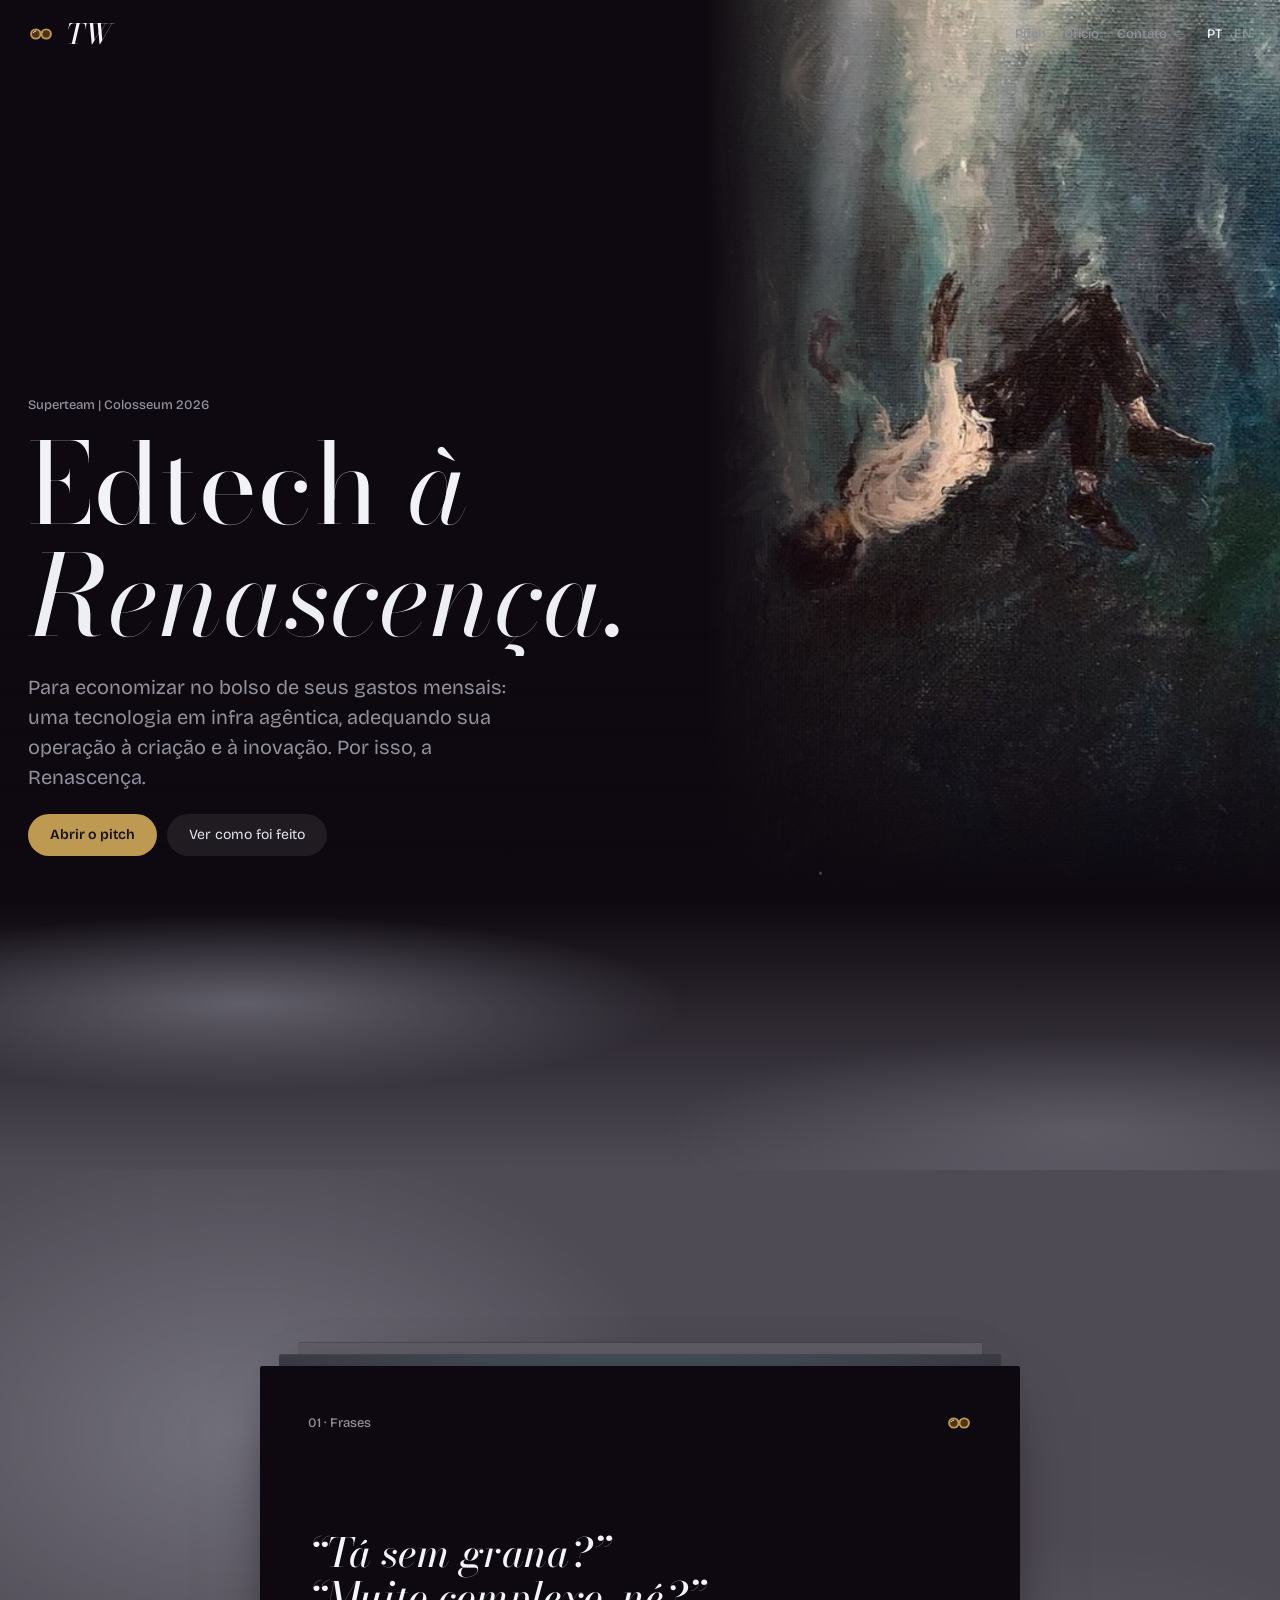
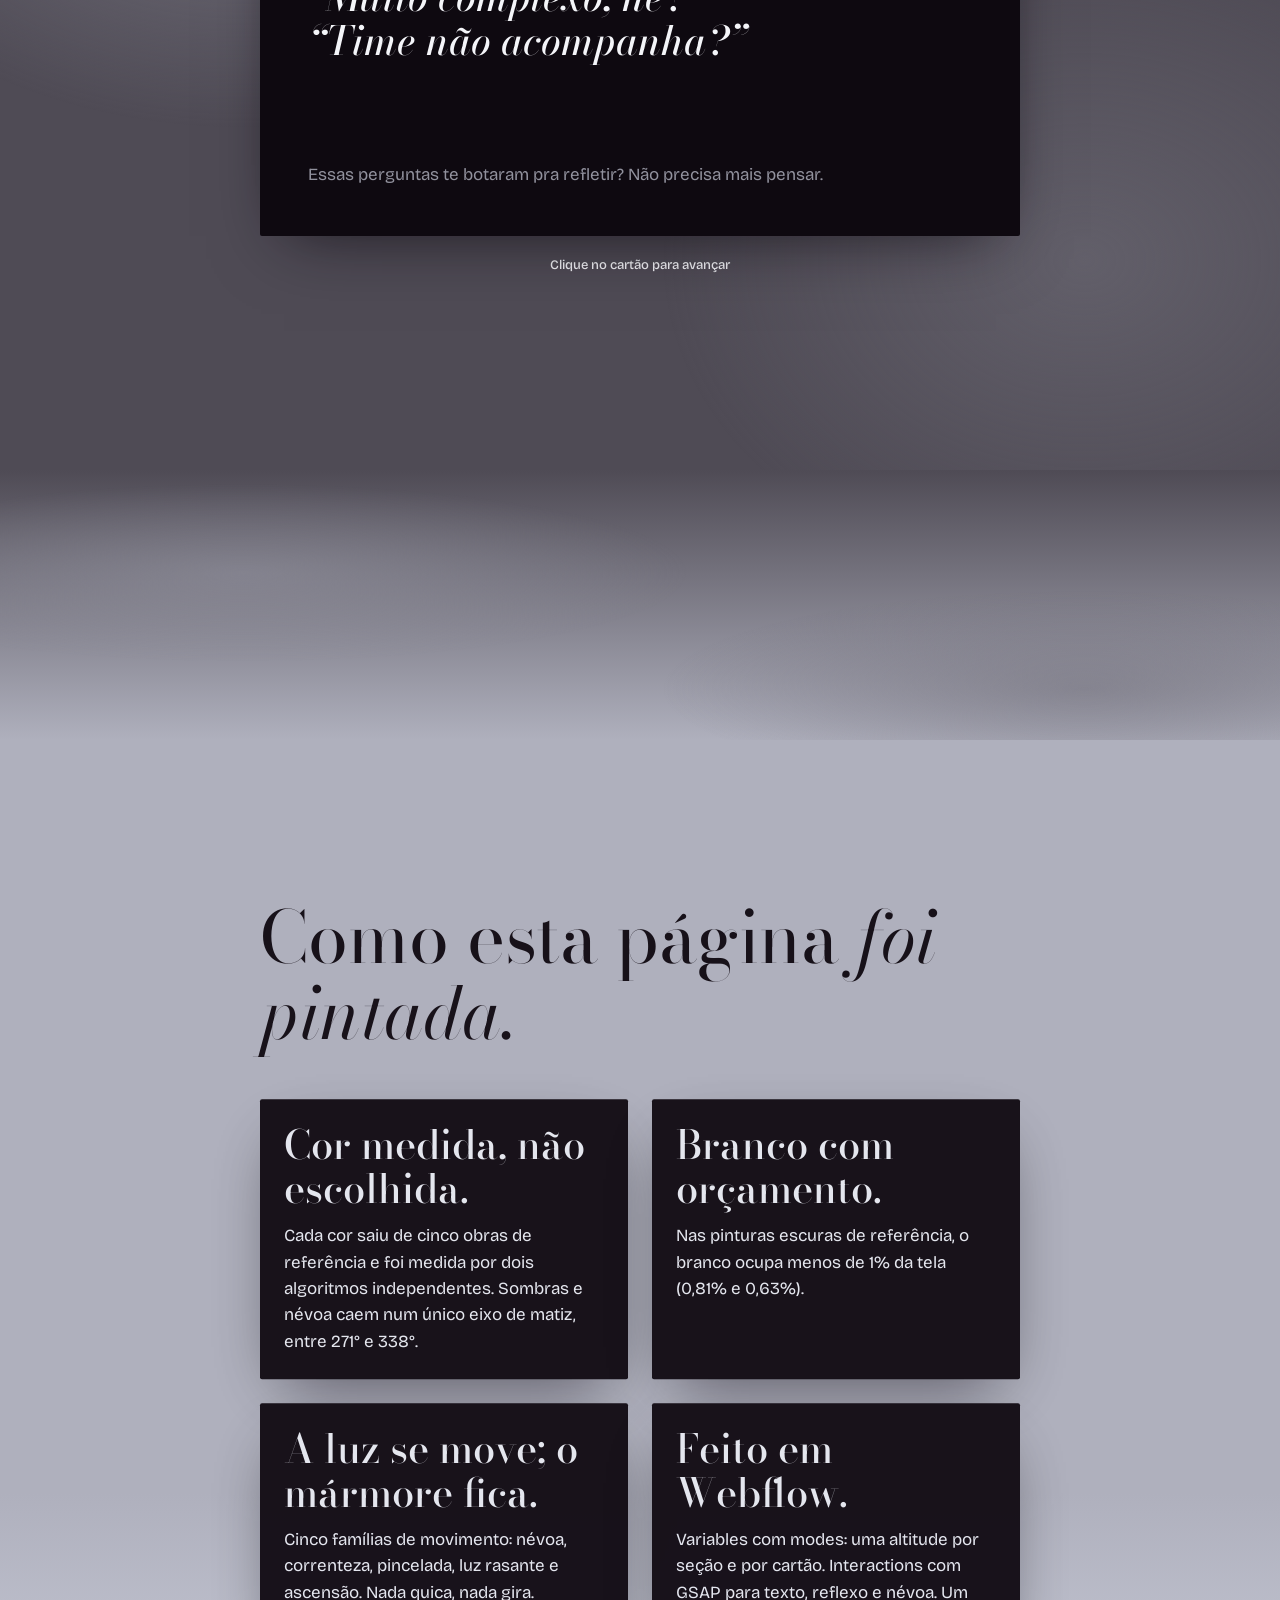
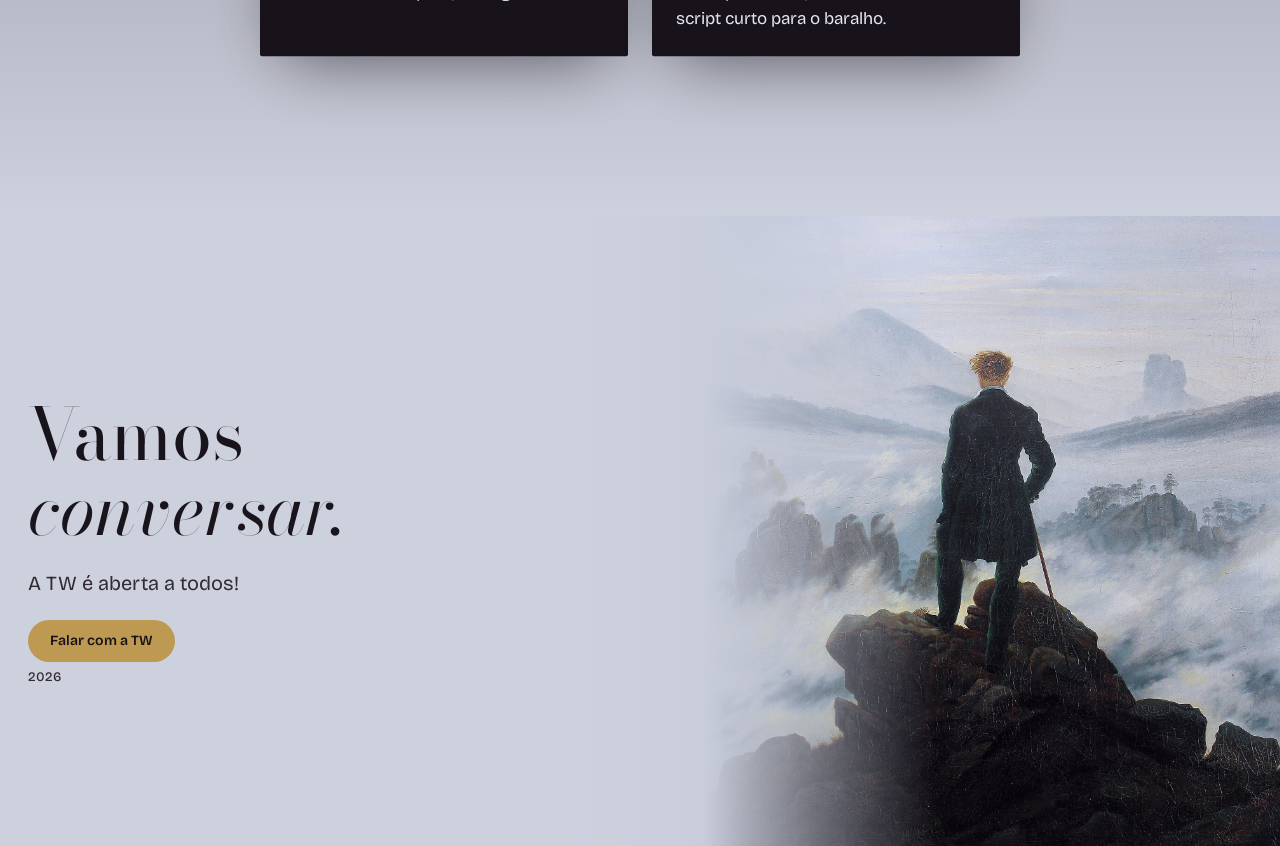
<file: site/index.html>
<!doctype html>
<html lang="pt-BR">
<head>
<meta charset="utf-8">
<meta name="viewport" content="width=device-width, initial-scale=1">
<title>TW · Edtech à Renascença</title>
<meta name="description" content="Para economizar no bolso de seus gastos mensais: uma tecnologia em infra agêntica, adequando sua operação à criação e à inovação.">
<link rel="canonical" href="https://two2bac-git.github.io/Pitch_deck/">
<link rel="alternate" hreflang="pt-BR" href="https://two2bac-git.github.io/Pitch_deck/">
<link rel="alternate" hreflang="en" href="https://two2bac-git.github.io/Pitch_deck/en/">
<link rel="alternate" hreflang="x-default" href="https://two2bac-git.github.io/Pitch_deck/">
<meta property="og:title" content="TW · Edtech à Renascença">
<meta property="og:description" content="Para economizar no bolso de seus gastos mensais: uma tecnologia em infra agêntica, adequando sua operação à criação e à inovação.">
<meta property="og:type" content="website">
<meta property="og:locale" content="pt_BR">
<link rel="icon" href="assets/img/tw-oculos-aro-ouro.svg" type="image/svg+xml">
<link rel="preconnect" href="https://fonts.googleapis.com">
<link rel="preconnect" href="https://fonts.gstatic.com" crossorigin>
<link rel="stylesheet" href="https://fonts.googleapis.com/css2?family=Bodoni+Moda:ital,wght@0,400;0,500;1,400;1,500&family=Bricolage+Grotesque:wght@400;500;600&display=swap">
<link rel="stylesheet" href="assets/css/tw.css">
<script>
  // Marca que o JS está ativo; se algo falhar, o título aparece mesmo assim.
  document.documentElement.classList.add('js');
  setTimeout(function () { document.documentElement.classList.add('pronto'); }, 2500);
</script>
</head>
<body>

<section class="zona is-abismo" aria-label="Abertura">
  <img class="pintura" src="assets/img/a-queda.jpg" alt="A Queda: figura de camisa clara caindo na água teal, com luz vinda de cima" width="736" height="917" fetchpriority="high">
  <div class="raio is-r1" aria-hidden="true"></div>
  <div class="raio is-r2" aria-hidden="true"></div>
  <div class="raio is-r3" aria-hidden="true"></div>
  <div class="veu-base" aria-hidden="true"></div>
  <div class="bolhas" aria-hidden="true"><span class="bolha is-b1"></span><span class="bolha is-b2"></span><span class="bolha is-b3"></span><span class="bolha is-b4"></span><span class="bolha is-b5"></span></div>

  <nav class="nav" aria-label="Navegação">
    <div class="assinatura"><img class="sinal" src="assets/img/tw-oculos-aro-ouro.svg" alt="" width="32" height="20"><span class="logo">TW</span></div>
    <div>
      <a class="nav-link" href="#pitch">Pitch</a><a class="nav-link" href="#oficio">Ofício</a><a class="nav-link" href="#contato">Contato</a><a class="nav-link is-idioma" href="./" hreflang="pt-BR" lang="pt-BR" aria-label="Português" aria-current="page">PT</a><a class="nav-link is-idioma" href="en/" hreflang="en" lang="en" aria-label="English">EN</a>
    </div>
  </nav>

  <div class="hero-copy">
    <div class="kicker">Superteam | Colosseum 2026</div>
    <div class="titulo-hero">
      <p class="frase-fantasma" aria-hidden="true">“Tá sem grana?”</p>
      <h1 class="display-1 is-hero">Edtech <em>à Renascença.</em></h1>
      <div class="pincel-veu" aria-hidden="true"></div>
    </div>
    <p class="corpo-l suave">Para economizar no bolso de seus gastos mensais: uma tecnologia em infra agêntica, adequando sua operação à criação e à inovação. Por isso, a Renascença.</p>
    <div class="botoes">
      <a class="botao-luz" href="#pitch">Abrir o pitch<span class="reflexo" aria-hidden="true"></span></a>
      <a class="botao-nevoa" href="#oficio">Ver como foi feito</a>
    </div>
  </div>
</section>

<div class="faixa is-abismo-veu" aria-hidden="true"><div class="nevoa-mancha is-1"></div><div class="nevoa-mancha is-2"></div></div>

<section class="zona is-veu" id="pitch" aria-label="Pitch">
  <div class="nevoa-mancha is-1" aria-hidden="true"></div>
  <div class="nevoa-mancha is-2" aria-hidden="true"></div>

  <div class="baralho" data-baralho role="region" aria-roledescription="baralho" aria-label="Pitch da TW em 6 cartões" data-aviso="Cartão {n} de {total}">
    <article class="cartao is-abismo" aria-roledescription="cartão">
      <div class="topo"><div class="rotulo">01 · Frases</div><img class="sinal" src="assets/img/tw-oculos-aro-ouro.svg" alt="" width="32" height="20"></div>
      <h3 class="titulo-3"><em>“Tá sem grana?”</em><br><em>“Muito complexo, né?”</em><br><em>“Time não acompanha?”</em></h3>
      <p class="corpo suave">Essas perguntas te botaram pra refletir? Não precisa mais pensar.</p>
      <div class="nevoa-cartao" aria-hidden="true"></div>
    </article>
    <article class="cartao is-correnteza" aria-roledescription="cartão">
      <div class="topo is-correnteza"><div class="rotulo">02 · Problema</div><img class="sinal" src="assets/img/tw-oculos-aro-ouro.svg" alt="" width="32" height="20"></div>
      <h3 class="titulo-3">Quando a escala aumenta, <em>a confusão emana da operação.</em></h3>
      <p class="corpo suave">Então a TW é simples!</p>
      <div class="nevoa-cartao" aria-hidden="true"></div>
    </article>
    <article class="cartao is-marmore" aria-roledescription="cartão">
      <div class="topo"><div class="rotulo">03 · A TW</div><img class="sinal" src="assets/img/tw-oculos-aro-ouro.svg" alt="" width="32" height="20"></div>
      <h3 class="titulo-3 com-busto is-grupo"><span class="ouro">TW</span>: uma revolução <em>contemporânea.</em></h3>
      <p class="corpo suave com-busto">Educação, tecnologia e mais dinheiro no bolso, isso com uma única infraestrutura.</p>
      <img class="busto" src="assets/img/busto-tw-luz-baixa.webp" alt="Busto de mármore em luz baixa, com óculos dourados e louro" loading="lazy">
      <div class="nevoa-cartao" aria-hidden="true"></div>
    </article>
    <article class="cartao is-superficie" aria-roledescription="cartão">
      <div class="topo"><div class="rotulo">04 · Como funciona</div><img class="sinal" src="assets/img/tw-oculos-aro-ouro.svg" alt="" width="32" height="20"></div>
      <h3 class="titulo-3">Qualquer sistema, <em>qualquer indústria.</em></h3>
      <p class="corpo suave">Análise → Infra → Método = Avanço 🚀</p>
      <div class="nevoa-cartao" aria-hidden="true"></div>
    </article>
    <article class="cartao is-alto" aria-roledescription="cartão">
      <div class="topo"><div class="rotulo">05 · Mercado e modelo</div><img class="sinal" src="assets/img/tw-oculos-aro-frio.svg" alt="" width="32" height="20"></div>
      <h3 class="titulo-3">Potencial e <em>alcances elevados.</em></h3>
      <p class="corpo suave">SOM = US$ 30 milhões | Contrato e parcerias 🤝🏽</p>
      <div class="nevoa-cartao" aria-hidden="true"></div>
    </article>
    <article class="cartao is-cume" aria-roledescription="cartão">
      <div class="topo"><div class="rotulo">06 · O pedido</div><img class="sinal" src="assets/img/tw-oculos-aro-frio.svg" alt="" width="32" height="20"></div>
      <h3 class="titulo-3 com-busto">Potencial ilimitado <em>à vista!</em></h3>
      <img class="busto" src="assets/img/retrato-andrey-tw.webp" alt="Retrato de Andrey Bacelar, fundador da TW, em desenho a lápis" loading="lazy">
      <div class="fim">
        <p class="corpo suave">Para quem quer reconhecer esta ideia e tornar real a primeira infra numa empresa.</p>
        <a class="botao-luz" href="https://wa.me/5571991123987?text=Ol%C3%A1%2C%20Andrey%21%20Vi%20o%20pitch%20da%20TW%20e%20quero%20conversar." target="_blank" rel="noopener">Falar com a TW<span class="reflexo" aria-hidden="true"></span></a>
        <button class="botao-texto" type="button" data-recomecar>Recomeçar</button>
      </div>
      <div class="nevoa-cartao" aria-hidden="true"></div>
    </article>
  </div>
  <p class="dica">Clique no cartão para avançar<span class="sr-only" data-baralho-aviso aria-live="polite"></span></p>
</section>

<div class="faixa is-veu-nevoa" aria-hidden="true"><div class="nevoa-mancha is-1"></div><div class="nevoa-mancha is-2"></div></div>

<section class="zona is-nevoa" id="oficio">
  <div class="conteudo">
    <h2 class="display-2">Como esta página <em>foi pintada.</em></h2>
    <div class="oficio-grade">
      <div class="rocha is-bloco"><h3 class="titulo-3">Cor medida, não escolhida.</h3><p class="corpo">Cada cor saiu de cinco obras de referência e foi medida por dois algoritmos independentes. Sombras e névoa caem num único eixo de matiz, entre 271° e 338°.</p><span class="reflexo" aria-hidden="true"></span></div>
      <div class="rocha is-bloco"><h3 class="titulo-3">Branco com orçamento.</h3><p class="corpo">Nas pinturas escuras de referência, o branco ocupa menos de 1% da tela (0,81% e 0,63%).</p><span class="reflexo" aria-hidden="true"></span></div>
      <div class="rocha is-bloco"><h3 class="titulo-3">A luz se move; o mármore fica.</h3><p class="corpo">Cinco famílias de movimento: névoa, correnteza, pincelada, luz rasante e ascensão. Nada quica, nada gira.</p><span class="reflexo" aria-hidden="true"></span></div>
      <div class="rocha is-bloco"><h3 class="titulo-3">Feito em Webflow.</h3><p class="corpo">Variables com modes: uma altitude por seção e por cartão. Interactions com GSAP para texto, reflexo e névoa. Um script curto para o baralho.</p><span class="reflexo" aria-hidden="true"></span></div>
    </div>
  </div>
</section>

<section class="zona is-cume" id="contato">
  <img class="pintura is-cume" src="assets/img/friedrich-andarilho-1920.jpg" alt="Caspar David Friedrich, Andarilho sobre o mar de névoa (c. 1818): figura de costas no cume, olhando a névoa" loading="lazy">
  <div class="cume-copy">
    <div class="titulo-hero"><h2 class="display-2">Vamos <em>conversar.</em></h2></div>
    <p class="corpo-l suave">A TW é aberta a todos!</p>
    <div class="botoes"><a class="botao-luz" href="https://wa.me/5571991123987?text=Ol%C3%A1%2C%20Andrey%21%20Vi%20o%20pitch%20da%20TW%20e%20quero%20conversar." target="_blank" rel="noopener">Falar com a TW<span class="reflexo" aria-hidden="true"></span></a></div>
  </div>
  <footer class="kicker">2026</footer>
</section>

<script src="assets/vendor/gsap/gsap.min.js" defer></script>
<script src="assets/vendor/gsap/ScrollTrigger.min.js" defer></script>
<script src="assets/vendor/gsap/SplitText.min.js" defer></script>
<script src="assets/js/tw.js" defer></script>
</body>
</html>
</file>
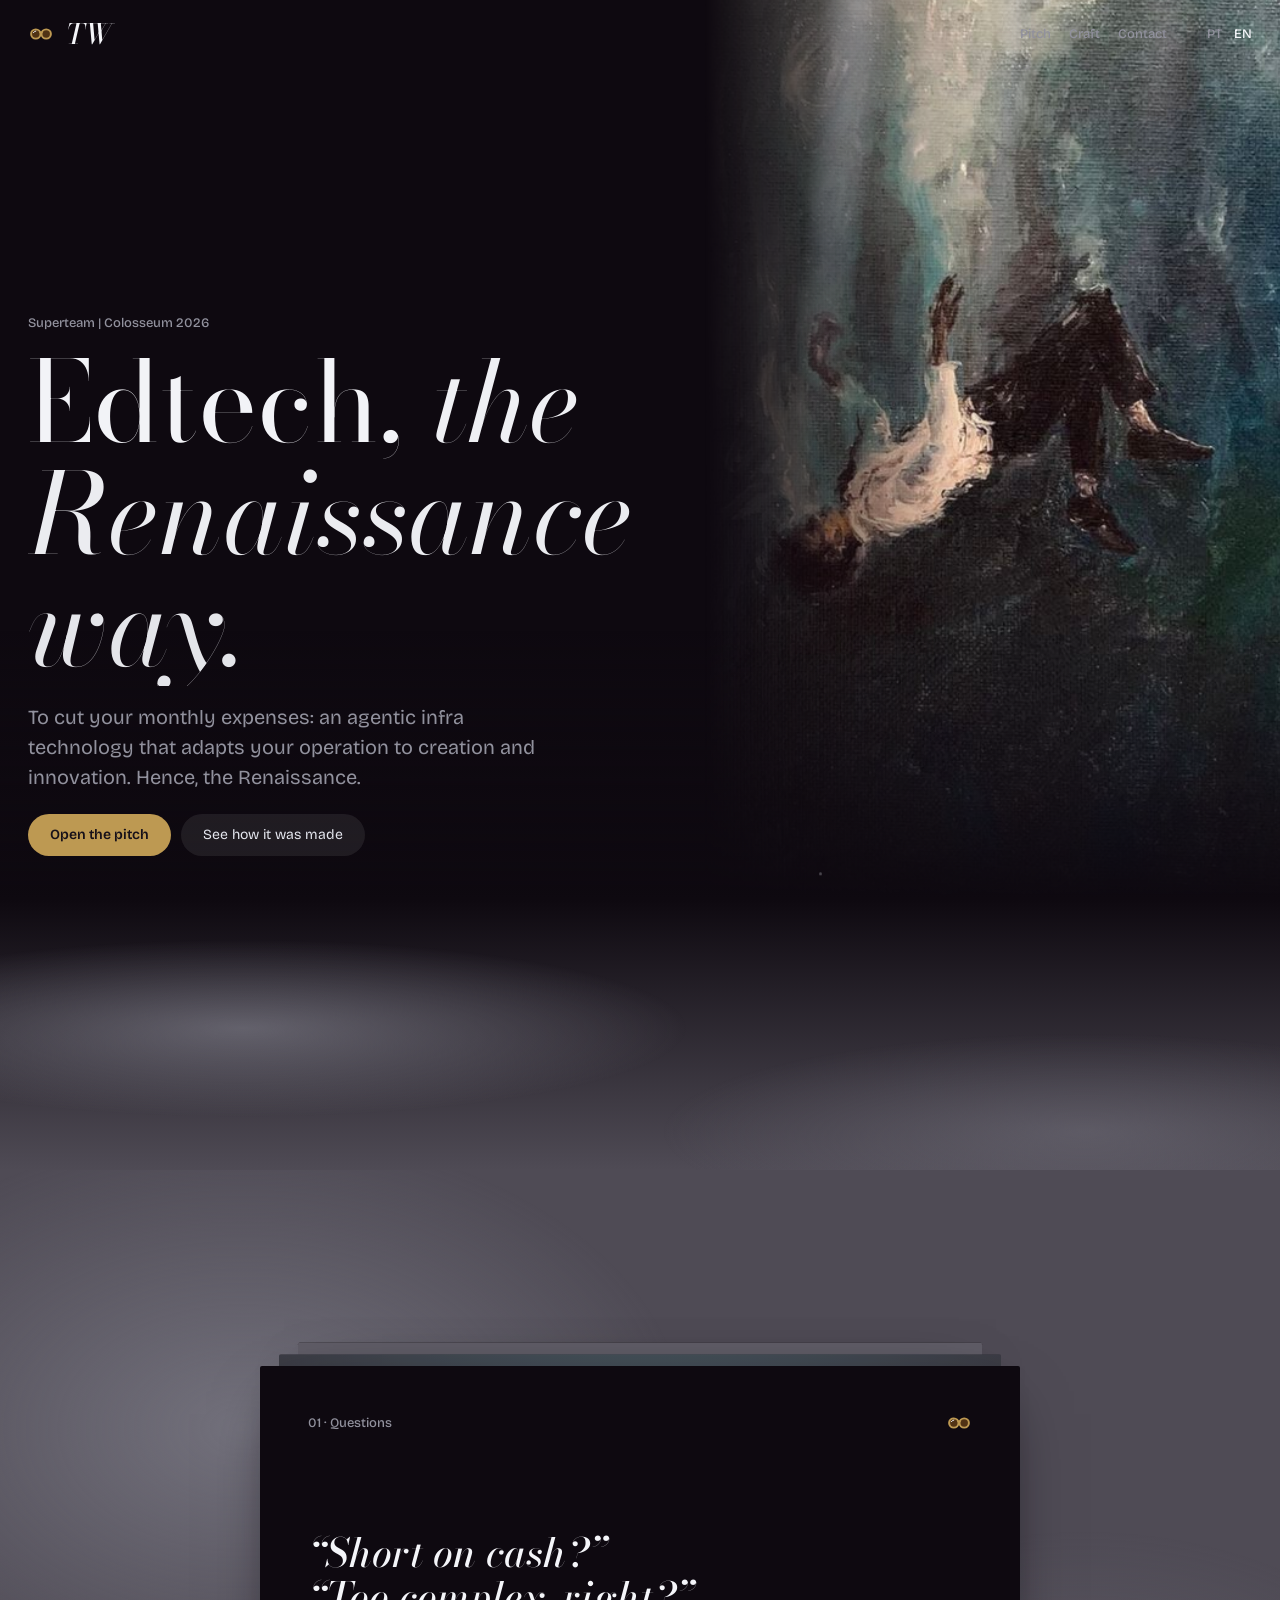
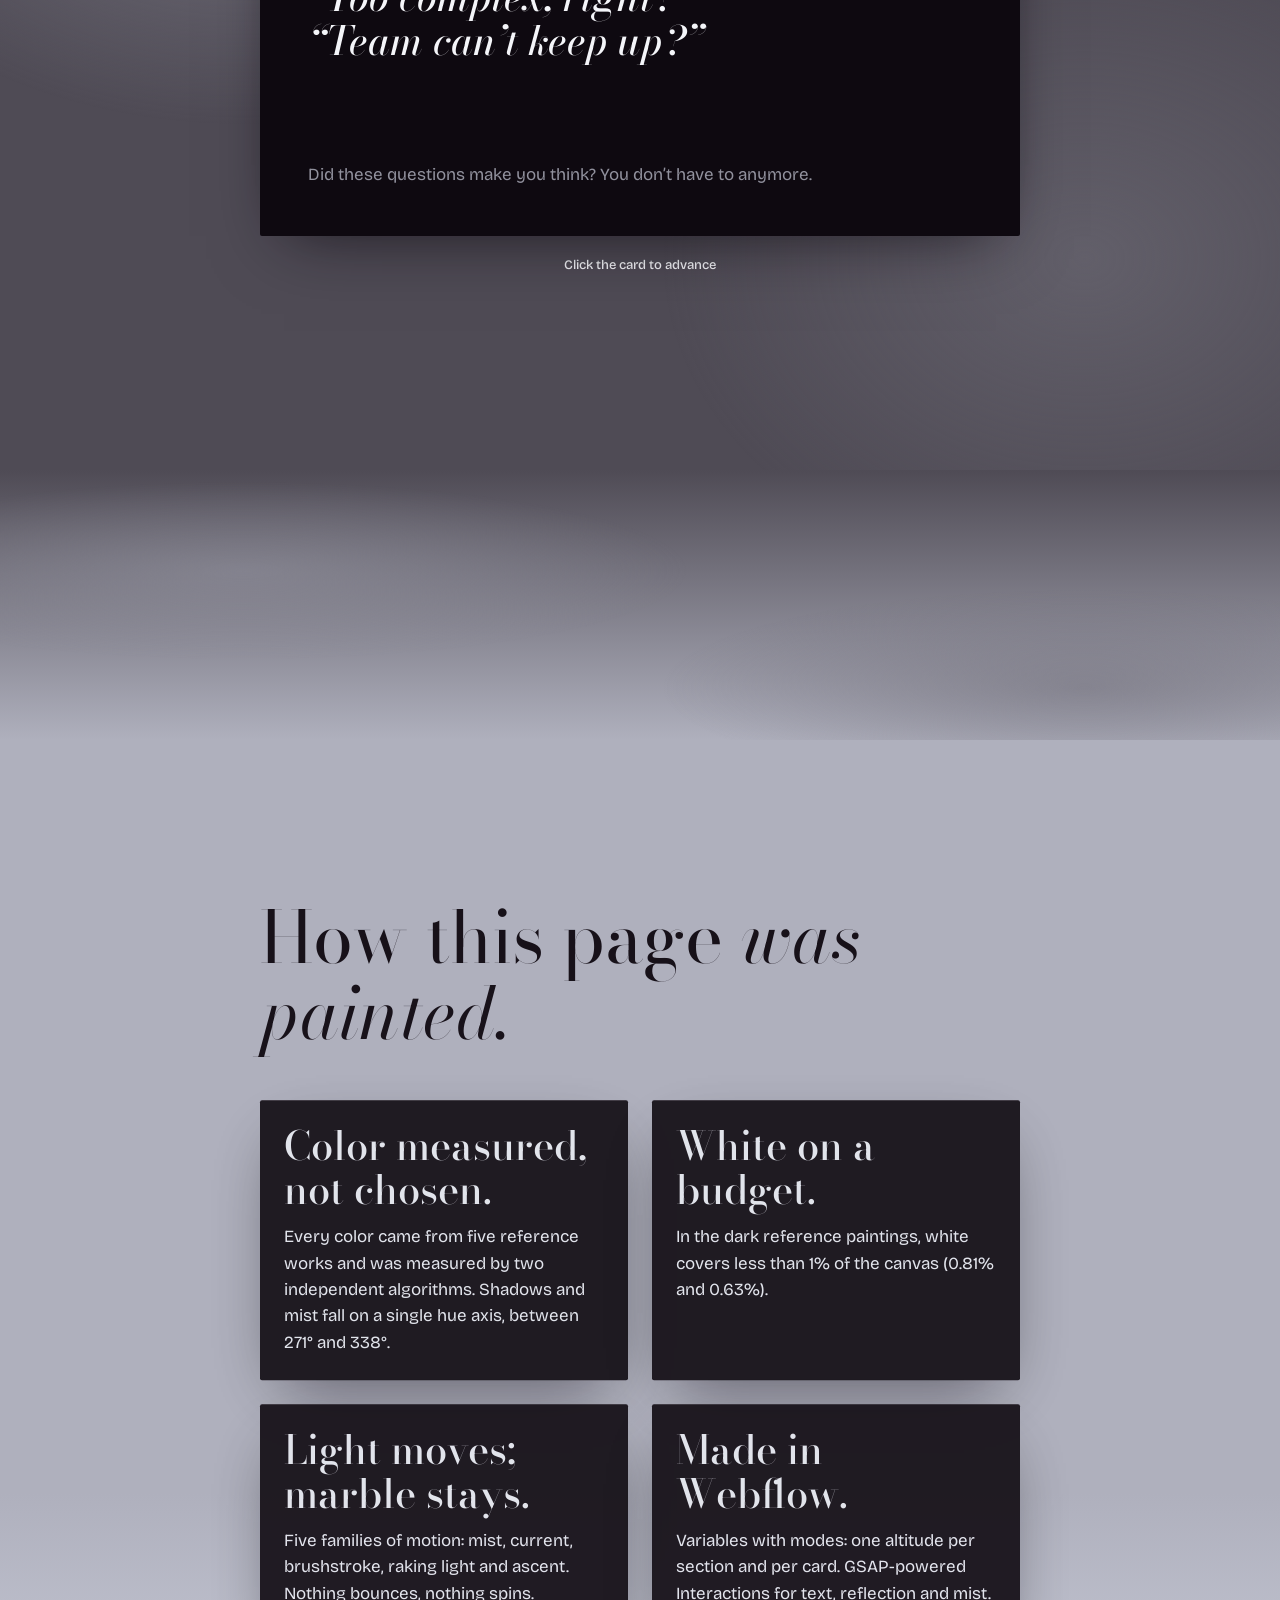
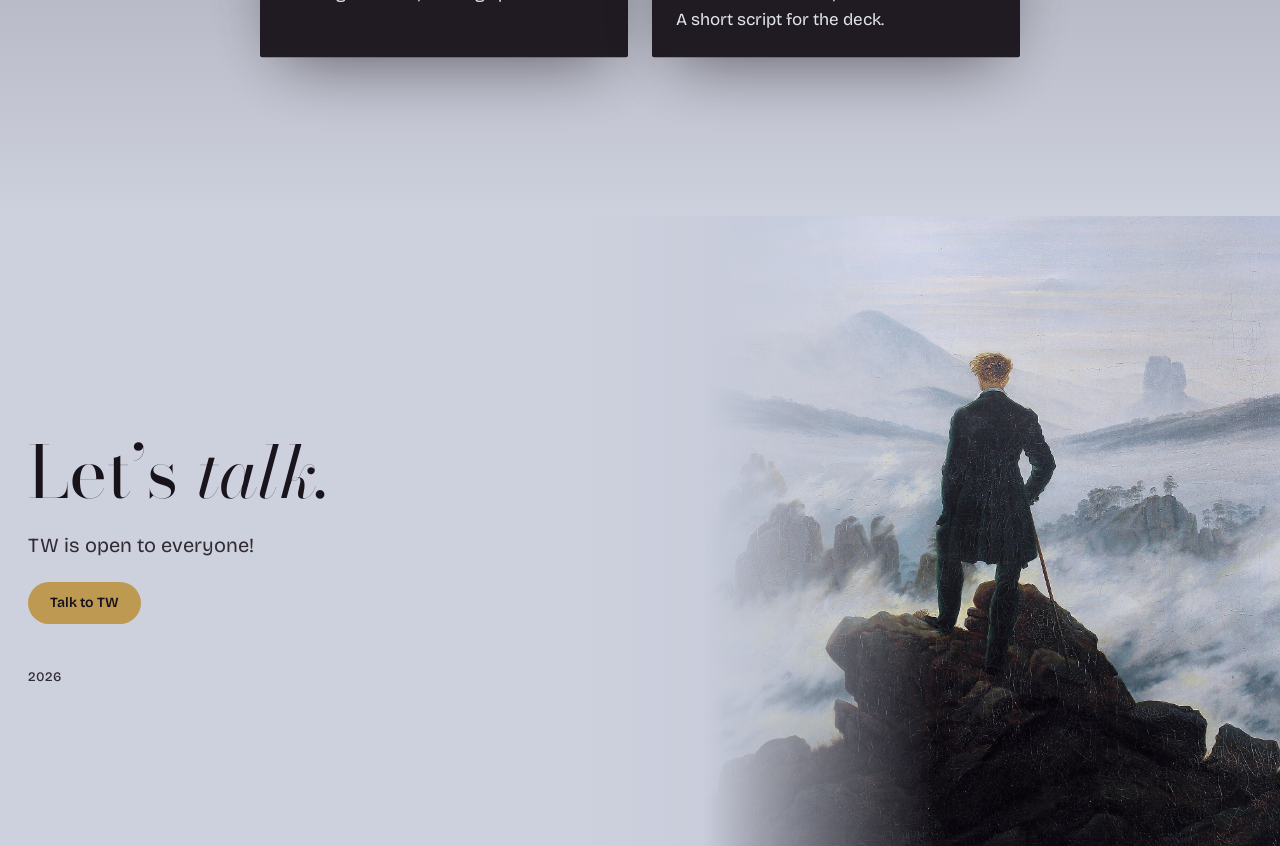
<file: site/en/index.html>
<!doctype html>
<html lang="en">
<head>
<meta charset="utf-8">
<meta name="viewport" content="width=device-width, initial-scale=1">
<title>TW · Edtech, the Renaissance way</title>
<meta name="description" content="To cut your monthly expenses: an agentic infra technology that adapts your operation to creation and innovation.">
<link rel="canonical" href="https://two2bac-git.github.io/Pitch_deck/en/">
<link rel="alternate" hreflang="pt-BR" href="https://two2bac-git.github.io/Pitch_deck/">
<link rel="alternate" hreflang="en" href="https://two2bac-git.github.io/Pitch_deck/en/">
<link rel="alternate" hreflang="x-default" href="https://two2bac-git.github.io/Pitch_deck/">
<meta property="og:title" content="TW · Edtech, the Renaissance way">
<meta property="og:description" content="To cut your monthly expenses: an agentic infra technology that adapts your operation to creation and innovation.">
<meta property="og:type" content="website">
<meta property="og:locale" content="en_US">
<link rel="icon" href="../assets/img/tw-oculos-aro-ouro.svg" type="image/svg+xml">
<link rel="preconnect" href="https://fonts.googleapis.com">
<link rel="preconnect" href="https://fonts.gstatic.com" crossorigin>
<link rel="stylesheet" href="https://fonts.googleapis.com/css2?family=Bodoni+Moda:ital,wght@0,400;0,500;1,400;1,500&family=Bricolage+Grotesque:wght@400;500;600&display=swap">
<link rel="stylesheet" href="../assets/css/tw.css">
<script>
  // Marca que o JS está ativo; se algo falhar, o título aparece mesmo assim.
  document.documentElement.classList.add('js');
  setTimeout(function () { document.documentElement.classList.add('pronto'); }, 2500);
</script>
</head>
<body>

<section class="zona is-abismo" aria-label="Opening">
  <img class="pintura" src="../assets/img/a-queda.jpg" alt="The Fall: a figure in a light shirt falling into teal water, lit from above" width="736" height="917" fetchpriority="high">
  <div class="raio is-r1" aria-hidden="true"></div>
  <div class="raio is-r2" aria-hidden="true"></div>
  <div class="raio is-r3" aria-hidden="true"></div>
  <div class="veu-base" aria-hidden="true"></div>
  <div class="bolhas" aria-hidden="true"><span class="bolha is-b1"></span><span class="bolha is-b2"></span><span class="bolha is-b3"></span><span class="bolha is-b4"></span><span class="bolha is-b5"></span></div>

  <nav class="nav" aria-label="Navigation">
    <div class="assinatura"><img class="sinal" src="../assets/img/tw-oculos-aro-ouro.svg" alt="" width="32" height="20"><span class="logo">TW</span></div>
    <div>
      <a class="nav-link" href="#pitch">Pitch</a><a class="nav-link" href="#oficio">Craft</a><a class="nav-link" href="#contato">Contact</a><a class="nav-link is-idioma" href="../" hreflang="pt-BR" lang="pt-BR" aria-label="Português">PT</a><a class="nav-link is-idioma" href="./" hreflang="en" lang="en" aria-label="English" aria-current="page">EN</a>
    </div>
  </nav>

  <div class="hero-copy">
    <div class="kicker">Superteam | Colosseum 2026</div>
    <div class="titulo-hero">
      <p class="frase-fantasma" aria-hidden="true">“Short on cash?”</p>
      <h1 class="display-1 is-hero">Edtech, <em>the Renaissance way.</em></h1>
      <div class="pincel-veu" aria-hidden="true"></div>
    </div>
    <p class="corpo-l suave">To cut your monthly expenses: an agentic infra technology that adapts your operation to creation and innovation. Hence, the Renaissance.</p>
    <div class="botoes">
      <a class="botao-luz" href="#pitch">Open the pitch<span class="reflexo" aria-hidden="true"></span></a>
      <a class="botao-nevoa" href="#oficio">See how it was made</a>
    </div>
  </div>
</section>

<div class="faixa is-abismo-veu" aria-hidden="true"><div class="nevoa-mancha is-1"></div><div class="nevoa-mancha is-2"></div></div>

<section class="zona is-veu" id="pitch" aria-label="Pitch">
  <div class="nevoa-mancha is-1" aria-hidden="true"></div>
  <div class="nevoa-mancha is-2" aria-hidden="true"></div>

  <div class="baralho" data-baralho role="region" aria-roledescription="deck" aria-label="TW pitch in 6 cards" data-aviso="Card {n} of {total}">
    <article class="cartao is-abismo" aria-roledescription="card">
      <div class="topo"><div class="rotulo">01 · Questions</div><img class="sinal" src="../assets/img/tw-oculos-aro-ouro.svg" alt="" width="32" height="20"></div>
      <h3 class="titulo-3"><em>“Short on cash?”</em><br><em>“Too complex, right?”</em><br><em>“Team can’t keep up?”</em></h3>
      <p class="corpo suave">Did these questions make you think? You don’t have to anymore.</p>
      <div class="nevoa-cartao" aria-hidden="true"></div>
    </article>
    <article class="cartao is-correnteza" aria-roledescription="card">
      <div class="topo is-correnteza"><div class="rotulo">02 · Problem</div><img class="sinal" src="../assets/img/tw-oculos-aro-ouro.svg" alt="" width="32" height="20"></div>
      <h3 class="titulo-3">When scale grows, <em>confusion seeps from the operation.</em></h3>
      <p class="corpo suave">So TW keeps it simple!</p>
      <div class="nevoa-cartao" aria-hidden="true"></div>
    </article>
    <article class="cartao is-marmore" aria-roledescription="card">
      <div class="topo"><div class="rotulo">03 · Meet TW</div><img class="sinal" src="../assets/img/tw-oculos-aro-ouro.svg" alt="" width="32" height="20"></div>
      <h3 class="titulo-3 com-busto is-grupo"><span class="ouro">TW</span>: a <em>contemporary revolution.</em></h3>
      <p class="corpo suave com-busto">Education, technology and more money in your pocket, all on a single infrastructure.</p>
      <img class="busto" src="../assets/img/busto-tw-luz-baixa.webp" alt="Marble bust in low light, with golden glasses and laurel" loading="lazy">
      <div class="nevoa-cartao" aria-hidden="true"></div>
    </article>
    <article class="cartao is-superficie" aria-roledescription="card">
      <div class="topo"><div class="rotulo">04 · How it works</div><img class="sinal" src="../assets/img/tw-oculos-aro-ouro.svg" alt="" width="32" height="20"></div>
      <h3 class="titulo-3">Any system, <em>any industry.</em></h3>
      <p class="corpo suave">Analysis → Infra → Method = Progress 🚀</p>
      <div class="nevoa-cartao" aria-hidden="true"></div>
    </article>
    <article class="cartao is-alto" aria-roledescription="card">
      <div class="topo"><div class="rotulo">05 · Market and model</div><img class="sinal" src="../assets/img/tw-oculos-aro-frio.svg" alt="" width="32" height="20"></div>
      <h3 class="titulo-3">High potential, <em>wide reach.</em></h3>
      <p class="corpo suave">SOM = US$30 million | Contracts and partnerships 🤝🏽</p>
      <div class="nevoa-cartao" aria-hidden="true"></div>
    </article>
    <article class="cartao is-cume" aria-roledescription="card">
      <div class="topo"><div class="rotulo">06 · The ask</div><img class="sinal" src="../assets/img/tw-oculos-aro-frio.svg" alt="" width="32" height="20"></div>
      <h3 class="titulo-3 com-busto">Unlimited potential <em>in sight!</em></h3>
      <img class="busto" src="../assets/img/retrato-andrey-tw.webp" alt="Pencil portrait of Andrey Bacelar, founder of TW" loading="lazy">
      <div class="fim">
        <p class="corpo suave">For those who want to recognize this idea and make the first infra real inside a company.</p>
        <a class="botao-luz" href="https://wa.me/5571991123987?text=Hi%20Andrey%21%20I%20saw%20the%20TW%20pitch%20and%20would%20like%20to%20talk." target="_blank" rel="noopener">Talk to TW<span class="reflexo" aria-hidden="true"></span></a>
        <button class="botao-texto" type="button" data-recomecar>Start over</button>
      </div>
      <div class="nevoa-cartao" aria-hidden="true"></div>
    </article>
  </div>
  <p class="dica">Click the card to advance<span class="sr-only" data-baralho-aviso aria-live="polite"></span></p>
</section>

<div class="faixa is-veu-nevoa" aria-hidden="true"><div class="nevoa-mancha is-1"></div><div class="nevoa-mancha is-2"></div></div>

<section class="zona is-nevoa" id="oficio">
  <div class="conteudo">
    <h2 class="display-2">How this page <em>was painted.</em></h2>
    <div class="oficio-grade">
      <div class="rocha is-bloco"><h3 class="titulo-3">Color measured, not chosen.</h3><p class="corpo">Every color came from five reference works and was measured by two independent algorithms. Shadows and mist fall on a single hue axis, between 271° and 338°.</p><span class="reflexo" aria-hidden="true"></span></div>
      <div class="rocha is-bloco"><h3 class="titulo-3">White on a budget.</h3><p class="corpo">In the dark reference paintings, white covers less than 1% of the canvas (0.81% and 0.63%).</p><span class="reflexo" aria-hidden="true"></span></div>
      <div class="rocha is-bloco"><h3 class="titulo-3">Light moves; marble stays.</h3><p class="corpo">Five families of motion: mist, current, brushstroke, raking light and ascent. Nothing bounces, nothing spins.</p><span class="reflexo" aria-hidden="true"></span></div>
      <div class="rocha is-bloco"><h3 class="titulo-3">Made in Webflow.</h3><p class="corpo">Variables with modes: one altitude per section and per card. GSAP-powered Interactions for text, reflection and mist. A short script for the deck.</p><span class="reflexo" aria-hidden="true"></span></div>
    </div>
  </div>
</section>

<section class="zona is-cume" id="contato">
  <img class="pintura is-cume" src="../assets/img/friedrich-andarilho-1920.jpg" alt="Caspar David Friedrich, Wanderer above the Sea of Fog (c. 1818): a figure seen from behind on the summit, looking out at the mist" loading="lazy">
  <div class="cume-copy">
    <div class="titulo-hero"><h2 class="display-2">Let’s <em>talk.</em></h2></div>
    <p class="corpo-l suave">TW is open to everyone!</p>
    <div class="botoes"><a class="botao-luz" href="https://wa.me/5571991123987?text=Hi%20Andrey%21%20I%20saw%20the%20TW%20pitch%20and%20would%20like%20to%20talk." target="_blank" rel="noopener">Talk to TW<span class="reflexo" aria-hidden="true"></span></a></div>
  </div>
  <footer class="kicker">2026</footer>
</section>

<script src="../assets/vendor/gsap/gsap.min.js" defer></script>
<script src="../assets/vendor/gsap/ScrollTrigger.min.js" defer></script>
<script src="../assets/vendor/gsap/SplitText.min.js" defer></script>
<script src="../assets/js/tw.js" defer></script>
</body>
</html>
</file>
<file: site/assets/css/tw.css>
/* TW · página de pitch. Transcrito dos estilos do Webflow (webflow/estilos.json) e do plano §7 (baralho). */

/* ---------- Tokens ---------- */
:root {
  /* Primitivos */
  --frio-950: #0e0910;
  --frio-900: #171119;
  --frio-800: #211a22;
  --frio-700: #312b34;
  --frio-600: #4f4b55;
  --frio-500: #72707b;
  --frio-400: #91919d;
  --frio-300: #afb0bd;
  --frio-200: #cdd0dd;
  --frio-100: #e5e7ef;
  --frio-50: #f4f5f9;
  --ouro-600: #be781d;
  --ouro-500: #bd9952;
  --linho: #cdbda6;
  --marmore: #dcd8cf;
  --teal-abismo: #2f4f58;
  --serif: 'Bodoni Moda', 'Didot', 'Bodoni 72', Georgia, serif;
  --sans: 'Bricolage Grotesque', system-ui, sans-serif;

  /* Semântico (mode base = Abismo) */
  --fundo: var(--frio-950);
  --texto: var(--frio-50);
  --texto-suave: var(--frio-400);
  --prova: var(--ouro-500);

  /* Medidas (Desktop) */
  --display-1: 112px;
  --display-2: 72px;
  --titulo-3: 40px;
  --numero: 120px;
  --corpo-l: 20px;
  --corpo: 17px;
  --espaco-secao: 160px;
  --cartao-pad: 48px;

  /* Movimento */
  --ease-nevoa: cubic-bezier(.16, 1, .3, 1);
  --ease-pincel: cubic-bezier(.7, 0, .2, 1);
}

/* Medidas: modes Tablet e Mobile */
@media (max-width: 991px) {
  :root { --display-1: 72px; --display-2: 52px; --titulo-3: 32px; --numero: 88px; --corpo-l: 19px; --corpo: 16px; --espaco-secao: 112px; --cartao-pad: 36px; }
}
@media (max-width: 767px) {
  :root { --display-1: 44px; --display-2: 36px; --titulo-3: 26px; --numero: 56px; --corpo-l: 18px; --corpo: 16px; --espaco-secao: 72px; --cartao-pad: 24px; }
}

/* Modes de altitude (coleção Semântico) */
.is-abismo     { --fundo: var(--frio-950); --texto: var(--frio-50);  --texto-suave: var(--frio-400); --prova: var(--ouro-500); }
.is-correnteza { --fundo: var(--frio-900); --texto: var(--frio-100); --texto-suave: var(--frio-400); --prova: var(--ouro-500); }
.is-marmore    { --fundo: var(--frio-800); --texto: var(--frio-100); --texto-suave: var(--frio-400); --prova: var(--ouro-500); }
.is-superficie { --fundo: var(--frio-700); --texto: var(--frio-100); --texto-suave: var(--frio-300); --prova: var(--ouro-500); }
.is-veu        { --fundo: var(--frio-600); --texto: var(--frio-50);  --texto-suave: var(--frio-100); --prova: var(--frio-50); }
.is-nevoa      { --fundo: var(--frio-300); --texto: var(--frio-900); --texto-suave: var(--frio-700); --prova: var(--frio-900); }
.is-alto       { --fundo: var(--frio-200); --texto: var(--frio-900); --texto-suave: var(--frio-700); --prova: var(--frio-900); }
.is-cume       { --fundo: var(--frio-50);  --texto: var(--frio-900); --texto-suave: var(--frio-700); --prova: var(--frio-900); }

/* ---------- Base ---------- */
*, *::before, *::after { box-sizing: border-box; }
html { -webkit-text-size-adjust: 100%; }
body { margin: 0; min-height: 100%; background-color: var(--frio-950); font-family: var(--sans); color: #333; font-size: 14px; line-height: 20px; }
h1, h2, h3, p { margin: 0; }
img { max-width: 100%; vertical-align: middle; display: inline-block; border: 0; }
a { background-color: transparent; color: inherit; }
button { font: inherit; }
.sr-only { position: absolute; width: 1px; height: 1px; padding: 0; margin: -1px; overflow: hidden; clip: rect(0 0 0 0); white-space: nowrap; border: 0; }
:focus-visible { outline: 2px solid var(--ouro-500); outline-offset: 3px; }

/* ---------- Zonas e faixas ---------- */
.zona { position: relative; padding-top: var(--espaco-secao); padding-bottom: var(--espaco-secao); background-color: var(--fundo); color: var(--texto); }
.zona.is-abismo { display: flex; flex-direction: column; overflow: hidden; min-height: 100vh; padding: 20px 28px 44px; }
.zona.is-veu { display: flex; flex-direction: column; justify-content: center; align-items: center; row-gap: 20px; overflow: hidden; min-height: 100vh; padding-left: 16px; padding-right: 16px; }
.zona.is-nevoa { padding-left: 28px; padding-right: 28px; background-image: linear-gradient(180deg, #afb0bd 0%, #afb0bd 70%, #cdd0dd 100%); }
.zona.is-cume { display: flex; flex-direction: column; overflow: hidden; min-height: 70vh; padding-left: 28px; padding-right: 28px; background-image: linear-gradient(90deg, #cdd0dd 0 45%, #b9c2d4 100%); }

.faixa { position: relative; overflow: hidden; height: 30vh; }
.faixa.is-abismo-veu { background-image: linear-gradient(180deg, #0e0910, #4f4b55); }
.faixa.is-veu-nevoa { background-image: linear-gradient(180deg, #4f4b55, #afb0bd); }

.nevoa-mancha { position: absolute; left: -12%; top: -12%; right: -12%; bottom: -12%; pointer-events: none; }
.nevoa-mancha.is-1 { background-image: radial-gradient(40% 38% at 25% 30%, rgba(145, 145, 157, .55), transparent 70%); }
.nevoa-mancha.is-2 { background-image: radial-gradient(38% 42% at 78% 70%, rgba(114, 112, 123, .55), transparent 70%); }

.conteudo { position: relative; z-index: 1; width: 100%; max-width: 760px; margin-left: auto; margin-right: auto; }

/* ---------- Hero (Abismo) ---------- */
.pintura { position: absolute; top: -12%; right: 0; bottom: auto; width: 45%; height: 124%; max-width: none; pointer-events: none; object-fit: cover;
  -webkit-mask-image: linear-gradient(90deg, transparent 0, #000 45%); mask-image: linear-gradient(90deg, transparent 0, #000 45%); }
.pintura.is-cume { -webkit-mask-image: linear-gradient(90deg, transparent 0, #000 40%); mask-image: linear-gradient(90deg, transparent 0, #000 40%); }

.raio { position: absolute; top: -20%; height: 140%; background-image: radial-gradient(50% 70% at 50% 0%, rgba(205, 208, 221, .5), transparent 75%); pointer-events: none; }
.raio.is-r1 { left: 60.4%; width: 8.1%; }
.raio.is-r2 { left: 74.8%; width: 4.5%; opacity: .7; }
.raio.is-r3 { left: 85.6%; width: 6.3%; opacity: .5; }

.veu-base { position: absolute; left: 0; right: 0; bottom: 0; height: 30%; background-image: linear-gradient(0deg, #0e0910 0%, rgba(14, 9, 16, 0) 100%); pointer-events: none; }

.bolhas { position: absolute; right: 0; bottom: 0; overflow: hidden; width: 45%; height: 260px; pointer-events: none;
  -webkit-mask-image: linear-gradient(0deg, transparent 0%, #000 20%, #000 60%, transparent 100%); mask-image: linear-gradient(0deg, transparent 0%, #000 20%, #000 60%, transparent 100%); }
.bolha { position: absolute; bottom: -6px; width: 3px; height: 3px; border-radius: 50%; background-color: var(--frio-100); opacity: .55; }
.bolha.is-b1 { left: 20%; } .bolha.is-b2 { left: 35%; } .bolha.is-b3 { left: 58%; } .bolha.is-b4 { left: 76%; } .bolha.is-b5 { left: 48%; }

.nav { position: relative; z-index: 1; display: flex; justify-content: space-between; align-items: center; font-family: var(--sans); color: var(--texto-suave); font-size: 13px; line-height: 1.4; font-weight: 500; }
.assinatura { display: flex; align-items: center; column-gap: 12px; }
.sinal { width: 26px; height: auto; }
.logo { font-family: var(--serif); color: var(--texto); font-size: 28px; line-height: 1; font-style: italic; font-weight: 500; }
.nav-link { margin-left: 18px; color: var(--texto-suave); text-decoration: none; }
.nav-link:hover { color: var(--texto); }
.nav-link.is-idioma { margin-left: 40px; }
.nav-link.is-idioma + .nav-link.is-idioma { margin-left: 12px; }
.nav-link[aria-current="page"] { color: var(--texto); }

.hero-copy { position: relative; z-index: 1; margin-top: auto; max-width: min(520px, 48%); }
.kicker { font-family: var(--sans); color: var(--texto-suave); font-size: 13px; line-height: 1.4; font-weight: 500; }
.titulo-hero { position: relative; display: grid; overflow: hidden; margin: 10px 0 16px; padding: 4px 0; grid-template-columns: 1fr; grid-template-rows: auto; min-width: min-content; }
.frase-fantasma { margin: 0; opacity: 0; font-family: var(--serif); color: var(--frio-400); font-size: var(--display-1); line-height: 1; font-style: italic; font-weight: 400; grid-area: 1 / 1 / -1 / -1; }
.display-1 { font-family: var(--serif); font-size: var(--display-1); line-height: 1; font-weight: 400; }
.display-1.is-hero { margin: 0; grid-area: 1 / 1 / -1 / -1; }
.pincel-veu { position: absolute; left: -60px; top: -24px; right: -60px; bottom: -24px; background-color: var(--frio-950); opacity: 0; pointer-events: none; }
.corpo-l { font-family: var(--sans); font-size: var(--corpo-l); line-height: 1.5; font-weight: 400; }
.corpo-l.suave { max-width: 46ch; margin: 0; color: var(--texto-suave); }

/* ---------- Botões ---------- */
.botoes { display: flex; margin-top: 22px; flex-wrap: wrap; gap: 10px; }
.botao-luz, .botao-nevoa { position: relative; overflow: hidden; display: inline-block; padding: 11px 22px; border-radius: 999px; font-family: var(--sans); font-size: 14px; line-height: 1.4; text-decoration: none; }
.botao-luz { background-color: var(--ouro-500); color: var(--frio-900); font-weight: 600; }
.botao-nevoa { background-color: rgba(244, 245, 249, .08); color: var(--frio-100); font-weight: 400; }
.botao-texto { padding: 11px 0; border: 0; background-color: transparent; font-family: var(--sans); color: var(--texto); font-size: 13px; line-height: 1.4; font-weight: 500; text-decoration: underline; cursor: pointer; }
.reflexo { position: absolute; left: 0; top: 0; right: 0; bottom: 0; background-image: linear-gradient(105deg, transparent 38%, rgba(244, 245, 249, .95) 50%, transparent 62%); opacity: 0; pointer-events: none; }

/* ---------- Sala do pitch: baralho ---------- */
.baralho { position: relative; display: grid; width: 100%; max-width: 760px; grid-template-columns: 1fr; grid-template-rows: auto; }
.cartao { position: relative; display: flex; flex-direction: column; justify-content: space-between; gap: 14px; overflow: hidden; min-height: clamp(380px, 52vw, 470px); padding: var(--cartao-pad);
  border-radius: 2px; background-color: var(--fundo); box-shadow: 0 24px 64px -24px rgba(14, 9, 16, .6); color: var(--texto); cursor: pointer; grid-area: 1 / 1 / -1 / -1; }
.cartao.is-correnteza { background-image: radial-gradient(120% 90% at 50% -25%, rgba(47, 79, 88, .9), transparent 60%); }
.nevoa-cartao { position: absolute; left: 0; top: 0; right: 0; bottom: 0; z-index: 2; background-color: var(--frio-200); opacity: 0; pointer-events: none; }

/* Profundidade (plano §3/§7): a ordem no DOM é o estado; o primeiro filho é o cartão da frente. */
.baralho > .cartao { transition: transform .9s var(--ease-nevoa), opacity .9s var(--ease-nevoa); }
.baralho > .cartao .nevoa-cartao { transition: opacity .9s var(--ease-nevoa); }
.baralho > :nth-child(1) { z-index: 3; }
.baralho > :nth-child(2) { z-index: 2; transform: translateY(-5%) scale(.95); }
.baralho > :nth-child(2) .nevoa-cartao { opacity: .18; }
.baralho > :nth-child(3) { z-index: 1; transform: translateY(-10%) scale(.9); }
.baralho > :nth-child(3) .nevoa-cartao { opacity: .36; }
.baralho > :nth-child(n+4) { opacity: 0; pointer-events: none; transform: translateY(-14%) scale(.86); }
.baralho > :nth-child(n+4) .nevoa-cartao { opacity: .36; }
.baralho > .cartao.sai { transform: translateY(35%); opacity: 0; transition-timing-function: var(--ease-pincel); }
@media (prefers-reduced-motion: reduce) {
  .baralho > .cartao, .baralho > .cartao .nevoa-cartao { transition: opacity .2s; }
  .baralho > .cartao.sai { transform: none; }
}

.topo { position: relative; z-index: 1; display: flex; justify-content: space-between; align-items: center; color: var(--texto-suave); column-gap: 12px; }
.topo.is-correnteza { color: var(--frio-100); }
.rotulo { font-family: var(--sans); font-size: 13px; line-height: 1.4; font-weight: 500; }
.titulo-3 { margin: 0; font-family: var(--serif); font-size: var(--titulo-3); line-height: 1.1; font-weight: 500; }
.titulo-3.com-busto { position: relative; z-index: 1; max-width: 58%; }
.titulo-3.com-busto.is-grupo { margin-top: auto; }
.corpo { max-width: 60ch; margin: 0; font-family: var(--sans); font-size: var(--corpo); line-height: 1.55; font-weight: 400; }
.corpo.suave { position: relative; z-index: 1; color: var(--texto-suave); }
.corpo.suave.com-busto { max-width: 58%; margin-bottom: auto; }
.ouro { color: var(--ouro-500); }
.busto { position: absolute; right: 4%; bottom: 0; width: auto; height: 78%; max-width: none; pointer-events: none; }
.fim { position: relative; z-index: 1; display: flex; max-width: 58%; justify-content: space-between; flex-wrap: wrap; align-items: flex-end; gap: 12px; }
.dica { position: relative; margin: 0; font-family: var(--sans); font-size: 13px; line-height: 1.4; font-weight: 500; }

/* ---------- Ofício (Névoa) ---------- */
.display-2 { margin: 0; font-family: var(--serif); font-size: var(--display-2); line-height: 1.05; font-weight: 400; }
.oficio-grade { display: grid; margin-top: 48px; grid-template-columns: 1fr 1fr; gap: 24px; }
.rocha { position: relative; overflow: hidden; min-width: 140px; padding: 10px 14px; border-radius: 2px; background-color: var(--frio-900); box-shadow: 0 24px 64px -24px rgba(14, 9, 16, .6); color: var(--frio-100); }
.rocha.is-bloco { display: flex; flex-direction: column; padding: 24px; row-gap: 12px; }

/* ---------- Cume ---------- */
.cume-copy { position: relative; z-index: 1; margin-top: auto; margin-bottom: auto; max-width: min(520px, 48%); }

/* ---------- Celular ---------- */
@media (max-width: 767px) {
  .pintura, .raio, .bolhas, .busto { display: none; }
  .hero-copy, .cume-copy, .fim { max-width: 100%; }
  .titulo-3.com-busto { max-width: none; }
  .oficio-grade { grid-template-columns: 1fr; }
  .nav-link { margin-left: 12px; }
  .nav-link.is-idioma { margin-left: 24px; }
}

/* Enquanto o JS prepara a abertura, o título não pisca */
.js .display-1.is-hero { visibility: hidden; }
.js.pronto .display-1.is-hero, .sem-movimento .display-1.is-hero { visibility: visible; }
</file>
